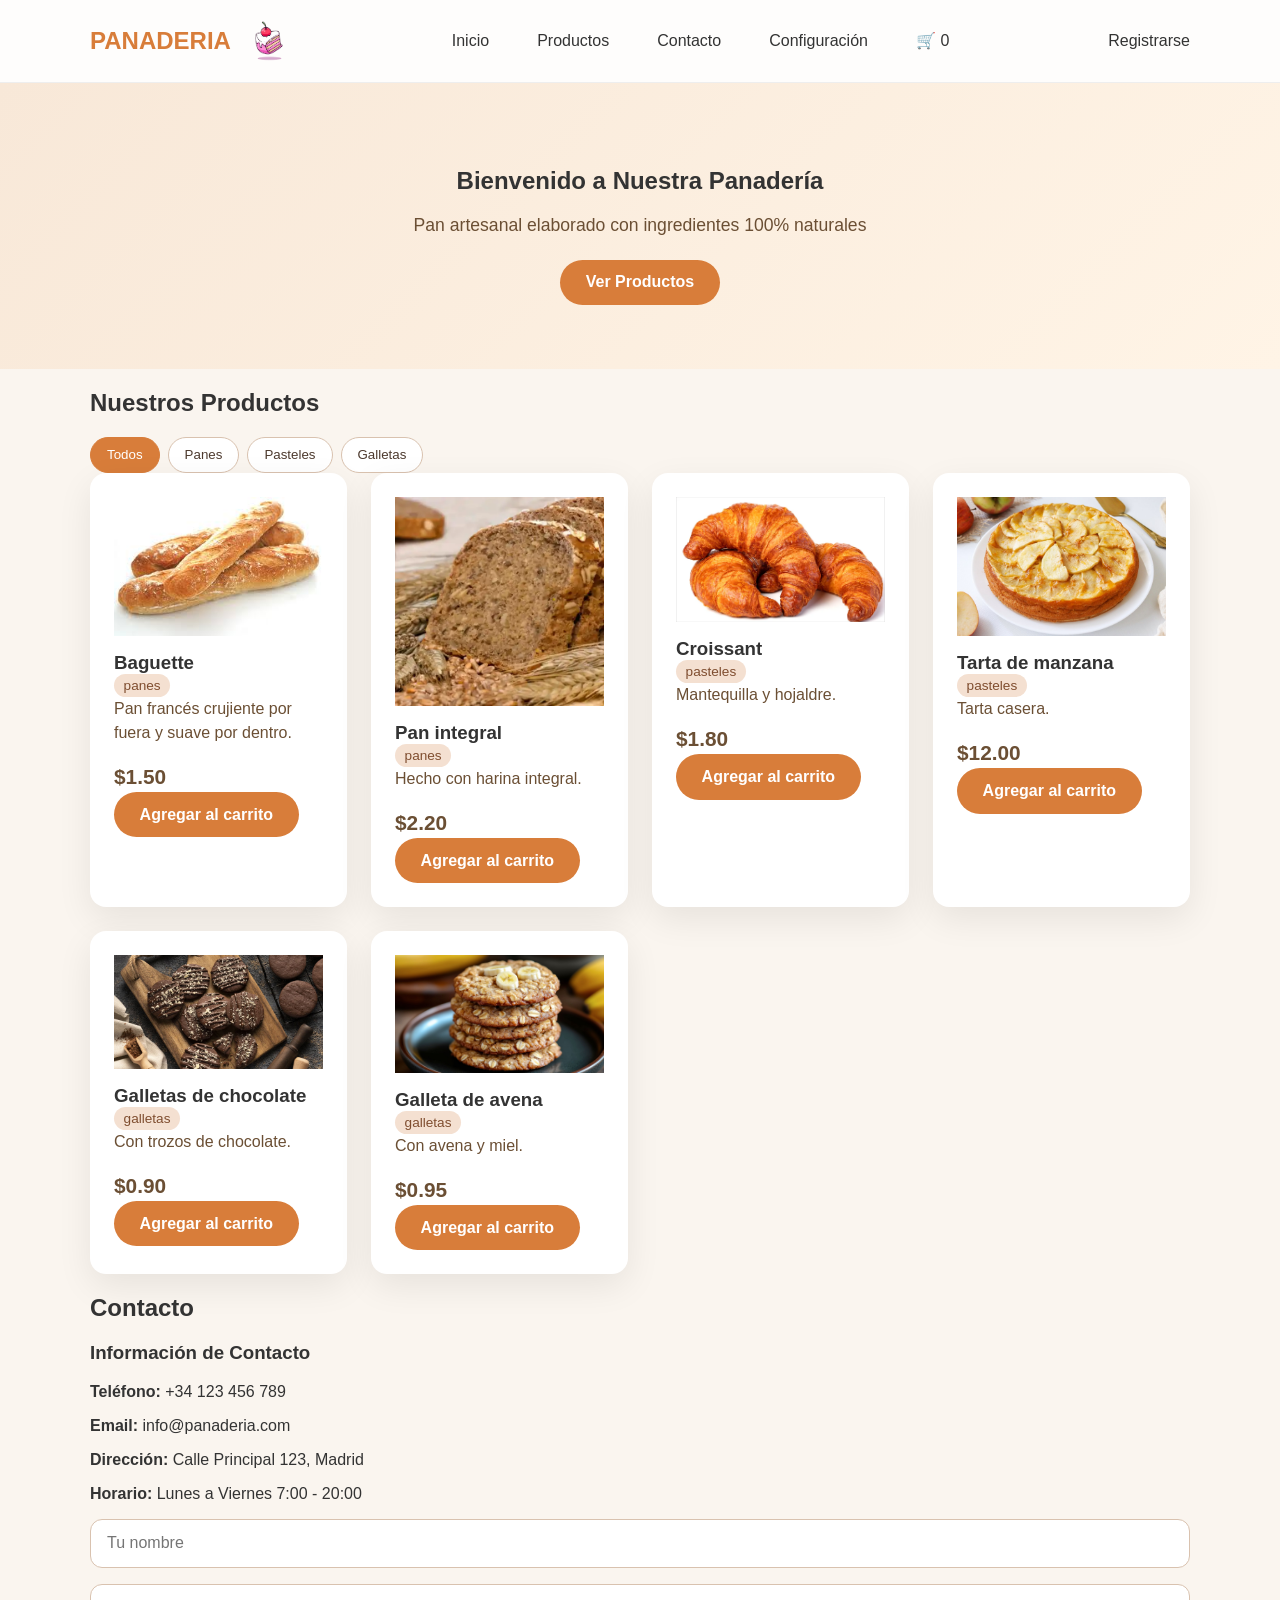
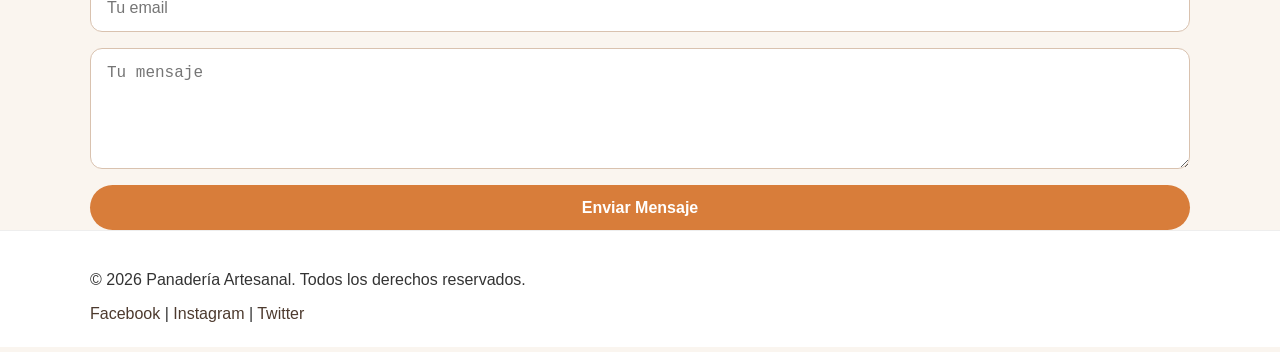
<file: index.html>
<!DOCTYPE html>
<html lang="es">
<head>
    <meta charset="UTF-8">
    <link rel="icon" type="image/png" href="logo.png">
    <meta name="viewport" content="width=device-width, initial-scale=1.0">
    <title>Panadería</title>
    <link rel="stylesheet" href="styles.css">
</head>
<body>

    <header class="header">
    <div class="container header-content">

        <div class="logo">
        <a href="index.html">
            <span class="logo-texto">PANADERIA</span>
            <img src="imagen/logo.png" alt="Logo de la panadería">
        </a>
        </div>

        <nav class="navbar">
            <ul>
                <li><a href="#inicio">Inicio</a></li>
                <li><a href="configura/productos.html">Productos</a></li>
                <li><a href="configura/contactos.html">Contacto</a></li>
                <li><a href="configura/cofi.html">Configuración</a></li>
                <li>
                    <a href="configura/carrito.html" class="carrito-btn">
                        🛒 <span id="contador-carrito">0</span>
                    </a>
                </li>
            </ul>
        </nav>

        <div class="registro-box">
            <a href="registro/registro.html" class="btn-registro">
                Registrarse
            </a>
        </div>

    </div>
</header>

    <section class="hero" id="inicio">
        <div class="container">
            <h2>Bienvenido a Nuestra Panadería</h2>
            <p>Pan artesanal elaborado con ingredientes 100% naturales</p>
            <button class="btn-primario"
                onclick="document.getElementById('productos').scrollIntoView({behavior: 'smooth'})">
                Ver Productos
            </button>
        </div>
    </section>

    <section class="productos" id="productos">
        <div class="container">
            <h2>Nuestros Productos</h2>

            <div class="filtros">
                <button class="filtro-btn activo" onclick="filtrarProductos('todos')">Todos</button>
                <button class="filtro-btn" onclick="filtrarProductos('panes')">Panes</button>
                <button class="filtro-btn" onclick="filtrarProductos('pasteles')">Pasteles</button>
                <button class="filtro-btn" onclick="filtrarProductos('galletas')">Galletas</button>
            </div>

            <div class="grid-productos" id="grid-productos"></div>
        </div>
    </section>

    <div id="modal-carrito" class="modal">
        <div class="modal-contenido">
            <span class="cerrar" onclick="cerrarCarrito()">&times;</span>
            <h2>Tu Carrito de Compras</h2>

            <div id="contenido-carrito"></div>

            <div class="total-carrito">
                <h3>Total: $<span id="total">0.00</span></h3>
                <button class="btn-primario" onclick="procesarPedido()">Procesar Pedido</button>
                <button class="btn-secundario" onclick="cerrarCarrito()">Seguir Comprando</button>
            </div>
        </div>
    </div>

    <section class="contacto" id="contacto">
        <div class="container">
            <h2>Contacto</h2>

            <div class="contacto-grid">
                <div class="contacto-info">
                    <h3>Información de Contacto</h3>
                    <p><strong>Teléfono:</strong> +34 123 456 789</p>
                    <p><strong>Email:</strong> info@panaderia.com</p>
                    <p><strong>Dirección:</strong> Calle Principal 123, Madrid</p>
                    <p><strong>Horario:</strong> Lunes a Viernes 7:00 - 20:00</p>
                </div>

                <form class="formulario-contacto" onsubmit="enviarContacto(event)">
                    <input type="text" id="nombre" placeholder="Tu nombre" required>
                    <input type="email" id="email" placeholder="Tu email" required>
                    <textarea id="mensaje" placeholder="Tu mensaje" rows="5" required></textarea>
                    <button type="submit" class="btn-primario">Enviar Mensaje</button>
                </form>
            </div>
        </div>
    </section>

    <footer class="footer">
        <div class="container">
            <p>&copy; 2026 Panadería Artesanal. Todos los derechos reservados.</p>

            <div class="redes-sociales">
                <a href="#">Facebook</a> | 
                <a href="#">Instagram</a> | 
                <a href="#">Twitter</a>
            </div>
        </div>
    </footer>

    <script src="javaScript.js"></script>
</body>
</html>
</file>
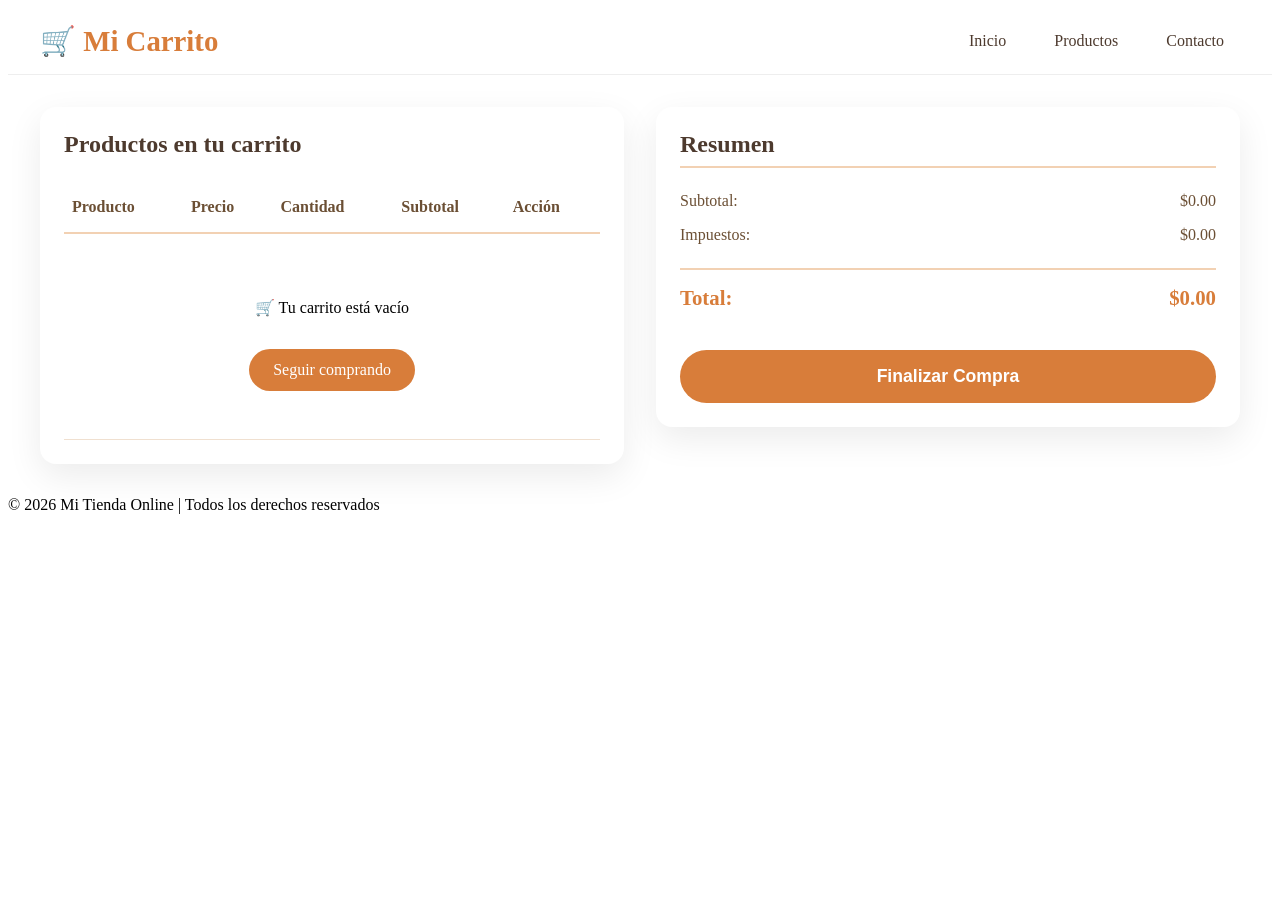
<file: configura/carrito.html>
<!DOCTYPE html>
<html lang="es">
<head>
    <meta charset="UTF-8">
    <meta name="viewport" content="width=device-width, initial-scale=1.0">
    <title>Carrito de Compras</title>
    <link rel="stylesheet" href="configura.css">

    <link href="https://fonts.googleapis.com/css2?family=Roboto&display=swap" rel="stylesheet">
</head>
<body>

    <!-- Header -->
    <header class="header">
        <h1>🛒 Mi Carrito</h1>
        <nav>
            <a href="../index.html">Inicio</a>
            <a href="productos.html">Productos</a>
            <a href="contactos.html">Contacto</a>
        </nav>
    </header>

    <main class="container">

        <section class="cart">
            <h2>Productos en tu carrito</h2>

            <table class="cart-table">
                <thead>
                    <tr>
                        <th>Producto</th>
                        <th>Precio</th>
                        <th>Cantidad</th>
                        <th>Subtotal</th>
                        <th>Acción</th>
                    </tr>
                </thead>
                <tbody id="cart-items">
                    <tr>
                        <td>Ejemplo Producto</td>
                        <td>$10.00</td>
                        <td>
                            <input type="number" value="1" min="1">
                        </td>
                        <td>$10.00</td>
                        <td>
                            <button class="btn-delete">Eliminar</button>
                        </td>
                    </tr>
                </tbody>
            </table>
        </section>

        <aside class="summary">
            <h2>Resumen</h2>
            <p>Subtotal: <span id="subtotal">$10.00</span></p>
            <p>Impuestos: <span id="tax">$1.80</span></p>
            <h3>Total: <span id="total">$11.80</span></h3>

            <button class="btn-checkout">Finalizar Compra</button>
        </aside>

    </main>

    <footer class="footer">
        <p>&copy; 2026 Mi Tienda Online | Todos los derechos reservados</p>
    </footer>

    <script src="conf.js"></script>
</body>
</html>
</file>
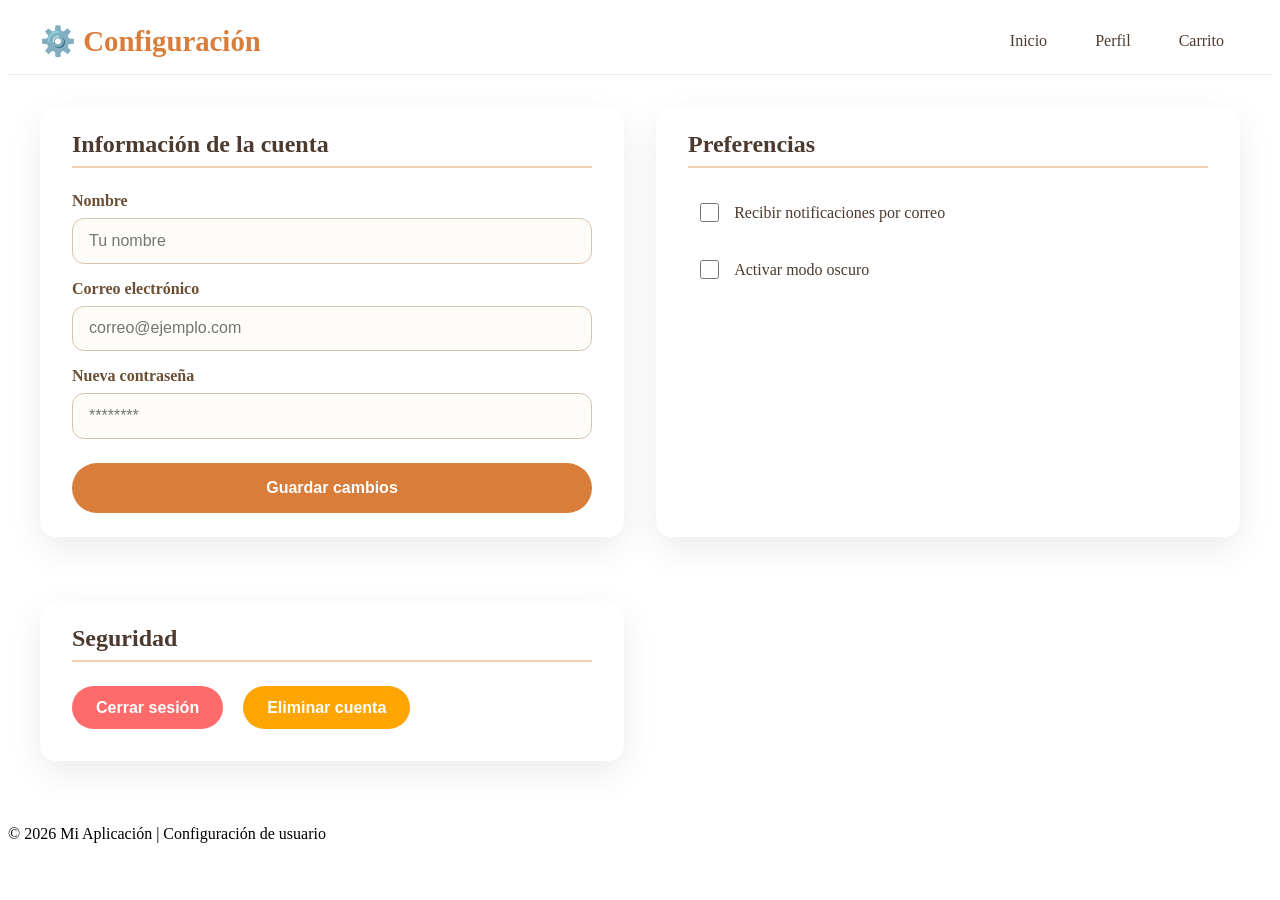
<file: configura/cofi.html>
<!DOCTYPE html>
<html lang="es">
<head>
    <meta charset="UTF-8">
    <meta name="viewport" content="width=device-width, initial-scale=1.0">
    <title>Configuración</title>
    <link rel="stylesheet" href="configura.css">

    <link href="https://fonts.googleapis.com/css2?family=Roboto&display=swap" rel="stylesheet">
</head>
<body>

    <header class="header">
        <h1>⚙️ Configuración</h1>
        <nav>
            <a href="../index.html">Inicio</a>
            <a href="perfil.html">Perfil</a>
            <a href="carrito.html">Carrito</a>
        </nav>
    </header>

    <main class="container">

        <section class="settings-section">
            <h2>Información de la cuenta</h2>

            <form id="account-form">
                <label for="name">Nombre</label>
                <input type="text" id="name" placeholder="Tu nombre">

                <label for="email">Correo electrónico</label>
                <input type="email" id="email" placeholder="correo@ejemplo.com">

                <label for="password">Nueva contraseña</label>
                <input type="password" id="password" placeholder="********">

                <button type="submit" class="btn-primary">Guardar cambios</button>
            </form>
        </section>

    
        <section class="settings-section">
            <h2>Preferencias</h2>

            <div class="option">
                <label>
                    <input type="checkbox" id="notifications">
                    Recibir notificaciones por correo
                </label>
            </div>

            <div class="option">
                <label>
                    <input type="checkbox" id="dark-mode">
                    Activar modo oscuro
                </label>
            </div>
        </section>

        <section class="settings-section">
            <h2>Seguridad</h2>

            <button class="btn-danger">Cerrar sesión</button>
            <button class="btn-warning">Eliminar cuenta</button>
        </section>

    </main>

    <footer class="footer">
        <p>&copy; 2026 Mi Aplicación | Configuración de usuario</p>
    </footer>

    <script src="conf.js"></script>
</body>
</html>
</file>
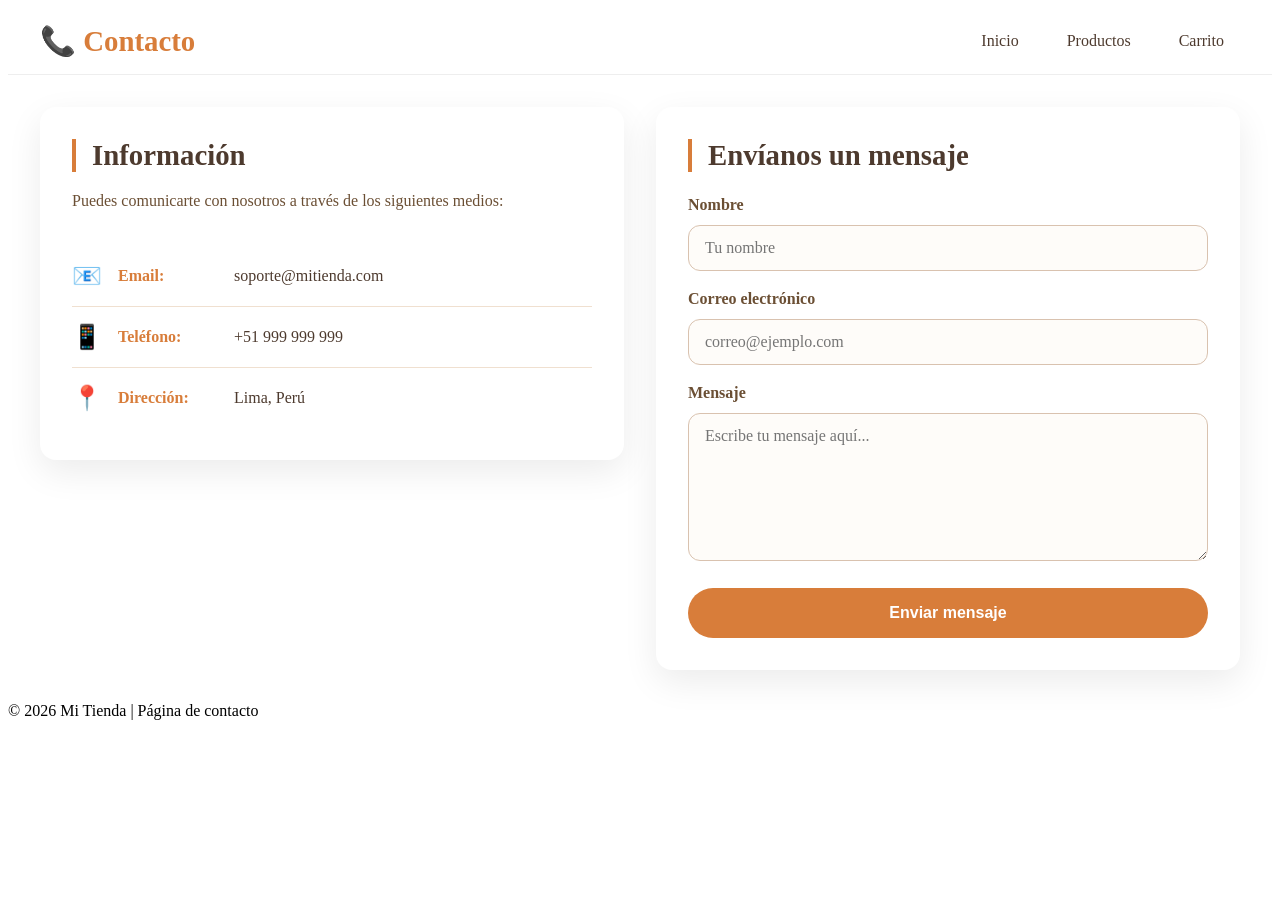
<file: configura/contactos.html>
<!DOCTYPE html>
<html lang="es">
<head>
    <meta charset="UTF-8">
    <meta name="viewport" content="width=device-width, initial-scale=1.0">
    <title>Contacto</title>
    <link rel="stylesheet" href="configura.css">

    <link href="https://fonts.googleapis.com/css2?family=Roboto&display=swap" rel="stylesheet">
</head>
<body>

    <header class="header">
        <h1>📞 Contacto</h1>
        <nav>
            <a href="../index.html">Inicio</a>
            <a href="productos.html">Productos</a>
            <a href="carrito.html">Carrito</a>
        </nav>
    </header>

    <main class="container">

        <section class="contact-info">
            <h2>Información</h2>
            <p>Puedes comunicarte con nosotros a través de los siguientes medios:</p>

            <ul>
                <li><strong>Email:</strong> soporte@mitienda.com</li>
                <li><strong>Teléfono:</strong> +51 999 999 999</li>
                <li><strong>Dirección:</strong> Lima, Perú</li>
            </ul>
        </section>

        <section class="contact-form">
            <h2>Envíanos un mensaje</h2>

            <form id="form-contacto">
                <label for="nombre">Nombre</label>
                <input type="text" id="nombre" placeholder="Tu nombre" required>

                <label for="email">Correo electrónico</label>
                <input type="email" id="email" placeholder="correo@ejemplo.com" required>

                <label for="mensaje">Mensaje</label>
                <textarea id="mensaje" rows="5" placeholder="Escribe tu mensaje aquí..." required></textarea>

                <button type="submit" class="btn-primary">Enviar mensaje</button>
            </form>
        </section>

    </main>

    <footer class="footer">
        <p>&copy; 2026 Mi Tienda | Página de contacto</p>
    </footer>

    <script src="conf.js"></script>
</body>
</html>
</file>
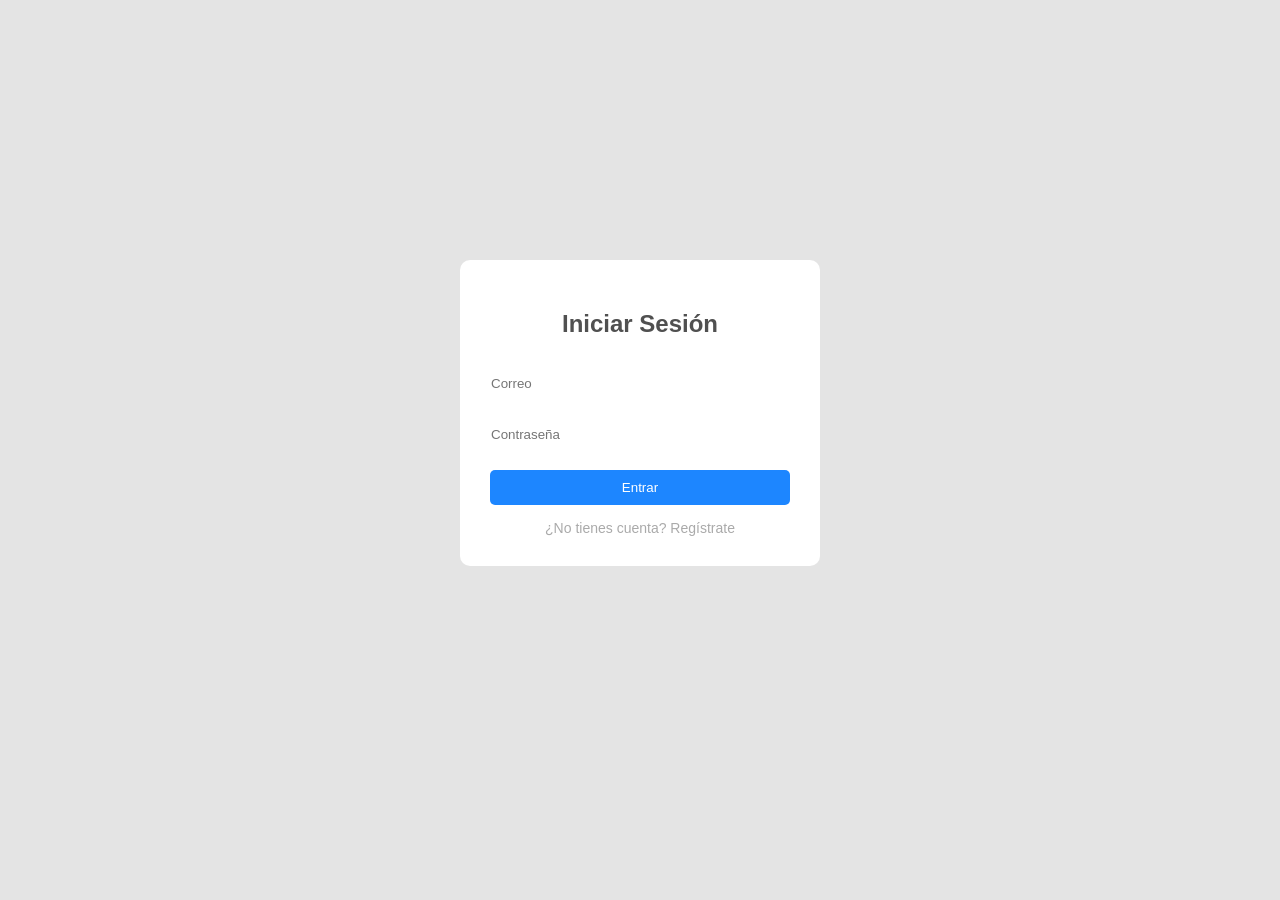
<file: registro/registro.html>
<!DOCTYPE html>
<html lang="en">
<head>
    <meta charset="UTF-8">
    <meta name="viewport" content="width=device-width, initial-scale=1.0">
    <title>Document</title>
    <link rel="stylesheet" href="register.css">
</head>
<body>

<div class="container">
  <h2 id="titulo">Iniciar Sesión</h2>

  <input type="email" placeholder="Correo" id="email">
  <input type="password" placeholder="Contraseña" id="password">

  <div id="extra" style="display:none;">
    <input type="text" placeholder="Nombre">
  </div>

  <button onclick="accion()">Entrar</button>

  <div class="toggle" onclick="cambiarModo()">
    ¿No tienes cuenta? Regístrate
  </div>
</div>

<script src="jas.js"></script>

</body>
</html>
</file>
<file: styles.css>
* {
    box-sizing: border-box;
}

body {
    margin: 0;
    font-family: 'Segoe UI', Tahoma, Geneva, Verdana, sans-serif;
    background: #faf5ef;
    color: #333;
}

a {
    color: inherit;
    text-decoration: none;
}

button {
    cursor: pointer;
    border: none;
}

.container {
    width: min(1100px, 90%);
    margin: 0 auto;
}

.header {
    background: #ffffffcc;
    position: sticky;
    top: 0;
    z-index: 10;
    border-bottom: 1px solid #eee;
}

.header-content {
    display: flex;
    align-items: center;
    justify-content: space-between;
    padding: 1rem 0;
}


.logo a {
    display: flex;
    align-items: center;
    gap: 0.75rem;  
    font-size: 1.5rem;
    font-weight: 700;
}

.logo-texto {
    color: #d87d3a;  
    order: 1; 
}

.logo img {
    display: block;
    max-height: 50px;
    width: auto;
    order: 2;  
}

.logo img:hover {
    transform: scale(1.02);
}

.navbar ul {
    list-style: none;
    display: flex;
    gap: 1rem;
    align-items: center;
    margin: 0;
    padding: 0;
}

.navbar a,
.carrito-btn {
    color: #333;
    padding: 0.65rem 1rem;
    border-radius: 999px;
    transition: background 0.2s ease;
}

.navbar a:hover,
.carrito-btn:hover {
    background: #f2d1b3;
}

.hero {
    background: linear-gradient(135deg, #f8e8d8 0%, #fff4e6 100%);
    padding: 4rem 0;
    text-align: center;
}

.hero h1 {
    margin: 0 0 1rem;
    font-size: clamp(2.25rem, 4vw, 3.5rem);
}

.hero p {
    margin: 0 0 1.5rem;
    font-size: 1.1rem;
    color: #6b4f34;
}

.btn-primario,
.btn-secundario {
    display: inline-flex;
    align-items: center;
    justify-content: center;
    border-radius: 999px;
    padding: 0.85rem 1.6rem;
    font-size: 1rem;
    font-weight: 600;
}

.btn-primario {
    background: #d87d3a;
    color: #fff;
}

.btn-secundario {
    background: #f3f1ee;
    color: #4d3a2e;
    border: 1px solid #d9c2af;
}

.section-header {
    display: flex;
    align-items: center;
    justify-content: space-between;
    gap: 1rem;
    flex-wrap: wrap;
    margin-bottom: 2rem;
}

.section-header h2 {
    margin: 0;
    font-size: 2rem;
}

.filtros {
    display: flex;
    flex-wrap: wrap;
    gap: 0.5rem;
}

.filtro-btn {
    background: #fff;
    color: #4d3a2e;
    border: 1px solid #d9c2af;
    border-radius: 999px;
    padding: 0.6rem 1rem;
}

.filtro-btn.activo,
.filtro-btn:hover {
    background: #d87d3a;
    color: #fff;
    border-color: #d87d3a;
}

.grid-productos {
    display: grid;
    grid-template-columns: repeat(auto-fit, minmax(240px, 1fr));
    gap: 1.5rem;
}

.producto-card {
    background: #fff;
    border-radius: 1rem;
    padding: 1.5rem;
    box-shadow: 0 12px 35px rgba(0,0,0,0.08);
    display: flex;
    flex-direction: column;
    gap: 1rem;
}

.producto-card h3 {
    margin: 0;
}

.producto-card p {
    margin: 0;
    color: #6b4f34;
    line-height: 1.5;
}

.producto-categoria {
    display: inline-block;
    background: #f4e0d1;
    color: #7f4d2f;
    border-radius: 999px;
    padding: 0.25rem 0.6rem;
    font-size: 0.85rem;
}

.producto-precio {
    font-size: 1.3rem;
    font-weight: 700;
    color: #d87d3a;
}

.producto-card button {
    margin-top: auto;
}

.modal {
    display: none;
    position: fixed;
    inset: 0;
    background: rgba(0, 0, 0, 0.55);
    justify-content: center;
    align-items: center;
    padding: 1rem;
}

.modal.activo {
    display: flex;
}

.modal-contenido {
    width: min(620px, 100%);
    background: #fff;
    border-radius: 1rem;
    padding: 2rem;
    position: relative;
}

.cerrar {
    position: absolute;
    right: 1rem;
    top: 1rem;
    font-size: 1.5rem;
    cursor: pointer;
    color: #4d3a2e;
}

.total-carrito {
    margin-top: 1.5rem;
    display: flex;
    align-items: center;
    justify-content: space-between;
    gap: 1rem;
    flex-wrap: wrap;
}

.contacto-section {
    display: grid;
    grid-template-columns: 1fr 1fr;
    gap: 2rem;
    align-items: start;
    padding: 4rem 0;
}

.contacto-texto h2,
.contacto-texto p {
    margin: 0 0 1rem;
}

.formulario-contacto {
    display: grid;
    gap: 1rem;
}

.formulario-contacto input,
.formulario-contacto textarea {
    width: 100%;
    border: 1px solid #d9c2af;
    border-radius: 0.75rem;
    padding: 0.9rem 1rem;
    font-size: 1rem;
}

.formulario-contacto button {
    align-self: start;
}

.footer {
    background: #fff;
    padding: 1.5rem 0;
    border-top: 1px solid #eee;
}

.footer-content {
    display: flex;
    align-items: center;
    justify-content: space-between;
    gap: 1rem;
    flex-wrap: wrap;
}

.footer a {
    color: #4d3a2e;
}

@media (max-width: 768px) {
    .header-content,
    .footer-content,
    .section-header,
    .contacto-section {
        flex-direction: column;
        align-items: stretch;
    }

    .navbar ul {
        flex-wrap: wrap;
        justify-content: center;
    }
}
</file>
<file: configura/configura.css>
/* ========== ESTILOS PARA CARRITO.HTML ========== */

/* Header específico para carrito */
.header {
    background: #ffffffcc;
    backdrop-filter: blur(10px);
    padding: 1rem 2rem;
    display: flex;
    align-items: center;
    justify-content: space-between;
    flex-wrap: wrap;
    gap: 1rem;
    position: sticky;
    top: 0;
    z-index: 10;
    border-bottom: 1px solid #eee;
}

.header h1 {
    margin: 0;
    font-size: 1.8rem;
    color: #d87d3a;
    display: flex;
    align-items: center;
    gap: 0.5rem;
}

.header nav {
    display: flex;
    gap: 1rem;
}

.header nav a {
    color: #4d3a2e;
    text-decoration: none;
    padding: 0.5rem 1rem;
    border-radius: 999px;
    transition: background 0.2s ease;
}

.header nav a:hover {
    background: #f2d1b3;
}

/* Layout principal */
.container {
    width: min(1200px, 95%);
    margin: 2rem auto;
    display: grid;
    grid-template-columns: 1fr 350px;
    gap: 2rem;
}

/* Tabla de productos */
.cart {
    background: #fff;
    border-radius: 1rem;
    padding: 1.5rem;
    box-shadow: 0 12px 35px rgba(0,0,0,0.08);
}

.cart h2 {
    margin: 0 0 1.5rem 0;
    color: #4d3a2e;
    font-size: 1.5rem;
}

.cart-table {
    width: 100%;
    border-collapse: collapse;
}

.cart-table th {
    text-align: left;
    padding: 1rem 0.5rem;
    border-bottom: 2px solid #f2d1b3;
    color: #6b4f34;
    font-weight: 600;
}

.cart-table td {
    padding: 1rem 0.5rem;
    border-bottom: 1px solid #f0e0d0;
    vertical-align: middle;
}

.cart-table input[type="number"] {
    width: 70px;
    padding: 0.4rem;
    border: 1px solid #d9c2af;
    border-radius: 0.5rem;
    text-align: center;
    font-size: 0.9rem;
}

.btn-delete {
    background: #ff6b6b;
    color: white;
    border: none;
    padding: 0.5rem 1rem;
    border-radius: 999px;
    cursor: pointer;
    transition: background 0.2s ease;
}

.btn-delete:hover {
    background: #ff4757;
}

/* Resumen de compra */
.summary {
    background: #fff;
    border-radius: 1rem;
    padding: 1.5rem;
    box-shadow: 0 12px 35px rgba(0,0,0,0.08);
    height: fit-content;
    position: sticky;
    top: 90px;
}

.summary h2 {
    margin: 0 0 1.5rem 0;
    color: #4d3a2e;
    font-size: 1.5rem;
    border-bottom: 2px solid #f2d1b3;
    padding-bottom: 0.5rem;
}

.summary p {
    display: flex;
    justify-content: space-between;
    margin: 1rem 0;
    color: #6b4f34;
    font-size: 1rem;
}

.summary h3 {
    display: flex;
    justify-content: space-between;
    margin: 1.5rem 0;
    color: #d87d3a;
    font-size: 1.3rem;
    border-top: 2px solid #f2d1b3;
    padding-top: 1rem;
}

.btn-checkout {
    width: 100%;
    background: #d87d3a;
    color: white;
    border: none;
    padding: 1rem;
    border-radius: 999px;
    font-size: 1.1rem;
    font-weight: 600;
    cursor: pointer;
    transition: all 0.2s ease;
    margin-top: 1rem;
}

.btn-checkout:hover {
    background: #c06d2e;
    transform: translateY(-2px);
    box-shadow: 0 5px 15px rgba(216, 125, 58, 0.3);
}

/* Carrito vacío */
.cart-empty {
    text-align: center;
    padding: 3rem;
    color: #6b4f34;
}

.cart-empty p {
    font-size: 1.2rem;
    margin-bottom: 1.5rem;
}

.btn-seguir-comprando {
    display: inline-block;
    background: #d87d3a;
    color: white;
    padding: 0.75rem 1.5rem;
    border-radius: 999px;
    text-decoration: none;
    transition: background 0.2s ease;
}

.btn-seguir-comprando:hover {
    background: #c06d2e;
}

/* Responsive */
@media (max-width: 768px) {
    .container {
        grid-template-columns: 1fr;
        gap: 1.5rem;
    }
    
    .summary {
        position: static;
    }
    
    .cart-table {
        font-size: 0.85rem;
    }
    
    .cart-table th,
    .cart-table td {
        padding: 0.75rem 0.25rem;
    }
    
    .btn-delete {
        padding: 0.3rem 0.6rem;
        font-size: 0.8rem;
    }
    
    .header {
        flex-direction: column;
        text-align: center;
    }
}

@media (max-width: 600px) {
    .cart-table {
        display: block;
        overflow-x: auto;
    }
    
    .cart-table input[type="number"] {
        width: 50px;
    }
}

/* ========== ESTILOS PARA CONFIGURACION.HTML ========== */

/* Header específico */
.header {
    background: #ffffffcc;
    backdrop-filter: blur(10px);
    padding: 1rem 2rem;
    display: flex;
    align-items: center;
    justify-content: space-between;
    flex-wrap: wrap;
    gap: 1rem;
    position: sticky;
    top: 0;
    z-index: 10;
    border-bottom: 1px solid #eee;
}

.header h1 {
    margin: 0;
    font-size: 1.8rem;
    color: #d87d3a;
    display: flex;
    align-items: center;
    gap: 0.5rem;
}

.header nav {
    display: flex;
    gap: 1rem;
}

.header nav a {
    color: #4d3a2e;
    text-decoration: none;
    padding: 0.5rem 1rem;
    border-radius: 999px;
    transition: background 0.2s ease;
}

.header nav a:hover {
    background: #f2d1b3;
}

/* Layout principal */
.container {
    width: min(900px, 95%);
    margin: 2rem auto;
}

/* Secciones de configuración */
.settings-section {
    background: #fff;
    border-radius: 1rem;
    padding: 1.5rem 2rem;
    margin-bottom: 2rem;
    box-shadow: 0 12px 35px rgba(0,0,0,0.08);
}

.settings-section h2 {
    margin: 0 0 1.5rem 0;
    color: #4d3a2e;
    font-size: 1.5rem;
    border-bottom: 2px solid #f2d1b3;
    padding-bottom: 0.5rem;
}

/* Formulario */
#account-form {
    display: flex;
    flex-direction: column;
    gap: 1rem;
}

#account-form label {
    color: #6b4f34;
    font-weight: 600;
    margin-bottom: -0.5rem;
}

#account-form input {
    padding: 0.8rem 1rem;
    border: 1px solid #d9c2af;
    border-radius: 0.75rem;
    font-size: 1rem;
    transition: all 0.2s ease;
    background: #fefcf9;
}

#account-form input:focus {
    outline: none;
    border-color: #d87d3a;
    box-shadow: 0 0 0 3px rgba(216, 125, 58, 0.1);
}

/* Botones principales */
.btn-primary {
    background: #d87d3a;
    color: white;
    border: none;
    padding: 0.9rem 1.5rem;
    border-radius: 999px;
    font-size: 1rem;
    font-weight: 600;
    cursor: pointer;
    transition: all 0.2s ease;
    margin-top: 1rem;
}

.btn-primary:hover {
    background: #c06d2e;
    transform: translateY(-2px);
    box-shadow: 0 5px 15px rgba(216, 125, 58, 0.3);
}

/* Opciones (checkboxes) */
.option {
    margin: 1rem 0;
    padding: 0.5rem;
    border-radius: 0.5rem;
    transition: background 0.2s ease;
}

.option:hover {
    background: #fef8f2;
}

.option label {
    display: flex;
    align-items: center;
    gap: 0.75rem;
    cursor: pointer;
    color: #4d3a2e;
    font-size: 1rem;
}

.option input[type="checkbox"] {
    width: 1.2rem;
    height: 1.2rem;
    cursor: pointer;
    accent-color: #d87d3a;
}

/* Botones de seguridad */
.btn-danger,
.btn-warning {
    padding: 0.8rem 1.5rem;
    border: none;
    border-radius: 999px;
    font-size: 1rem;
    font-weight: 600;
    cursor: pointer;
    transition: all 0.2s ease;
    margin-right: 1rem;
    margin-bottom: 0.5rem;
}

.btn-danger {
    background: #ff6b6b;
    color: white;
}

.btn-danger:hover {
    background: #ff4757;
    transform: translateY(-2px);
}

.btn-warning {
    background: #ffa502;
    color: white;
}

.btn-warning:hover {
    background: #e67e22;
    transform: translateY(-2px);
}

/* Mensajes de alerta */
.alert {
    padding: 1rem;
    border-radius: 0.75rem;
    margin-bottom: 1rem;
    display: none;
}

.alert.success {
    background: #d4edda;
    color: #155724;
    border: 1px solid #c3e6cb;
    display: block;
}

.alert.error {
    background: #f8d7da;
    color: #721c24;
    border: 1px solid #f5c6cb;
    display: block;
}

/* Modo oscuro (si activas la opción) */
body.dark-mode {
    background: #1a1a1a;
    color: #f0f0f0;
}

body.dark-mode .settings-section {
    background: #2d2d2d;
}

body.dark-mode .settings-section h2 {
    color: #f2d1b3;
}

body.dark-mode #account-form input {
    background: #3d3d3d;
    color: #f0f0f0;
    border-color: #555;
}

body.dark-mode .option label {
    color: #f0f0f0;
}

body.dark-mode .option:hover {
    background: #3d3d3d;
}

body.dark-mode .footer {
    background: #2d2d2d;
    border-top-color: #444;
}

body.dark-mode .header {
    background: #2d2d2dcc;
    border-bottom-color: #444;
}

body.dark-mode .header nav a {
    color: #f0f0f0;
}

/* Responsive */
@media (max-width: 768px) {
    .header {
        flex-direction: column;
        text-align: center;
    }
    
    .header nav {
        flex-wrap: wrap;
        justify-content: center;
    }
    
    .settings-section {
        padding: 1.2rem;
    }
    
    .settings-section h2 {
        font-size: 1.3rem;
    }
    
    .btn-danger,
    .btn-warning {
        width: 100%;
        margin-right: 0;
        margin-bottom: 0.8rem;
    }
}

/* ========== ESTILOS PARA CONTACTO.HTML ========== */

/* Header específico */
.header {
    background: #ffffffcc;
    backdrop-filter: blur(10px);
    padding: 1rem 2rem;
    display: flex;
    align-items: center;
    justify-content: space-between;
    flex-wrap: wrap;
    gap: 1rem;
    position: sticky;
    top: 0;
    z-index: 10;
    border-bottom: 1px solid #eee;
}

.header h1 {
    margin: 0;
    font-size: 1.8rem;
    color: #d87d3a;
    display: flex;
    align-items: center;
    gap: 0.5rem;
}

.header nav {
    display: flex;
    gap: 1rem;
}

.header nav a {
    color: #4d3a2e;
    text-decoration: none;
    padding: 0.5rem 1rem;
    border-radius: 999px;
    transition: background 0.2s ease;
}

.header nav a:hover {
    background: #f2d1b3;
}

/* Layout principal */
.container {
    width: min(1200px, 95%);
    margin: 2rem auto;
    display: grid;
    grid-template-columns: 1fr 1fr;
    gap: 2rem;
}

/* Sección de información de contacto */
.contact-info {
    background: #fff;
    border-radius: 1rem;
    padding: 2rem;
    box-shadow: 0 12px 35px rgba(0,0,0,0.08);
    height: fit-content;
}

.contact-info h2 {
    margin: 0 0 1rem 0;
    color: #4d3a2e;
    font-size: 1.8rem;
    border-left: 4px solid #d87d3a;
    padding-left: 1rem;
}

.contact-info > p {
    color: #6b4f34;
    margin-bottom: 2rem;
    line-height: 1.6;
}

.contact-info ul {
    list-style: none;
    padding: 0;
    margin: 0;
}

.contact-info li {
    padding: 1rem 0;
    border-bottom: 1px solid #f0e0d0;
    display: flex;
    align-items: center;
    gap: 1rem;
    color: #4d3a2e;
}

.contact-info li:last-child {
    border-bottom: none;
}

.contact-info li strong {
    color: #d87d3a;
    min-width: 100px;
}

/* Iconos para contacto (opcional) */
.contact-info li::before {
    font-size: 1.5rem;
}

.contact-info li:nth-child(1)::before {
    content: "📧";
}

.contact-info li:nth-child(2)::before {
    content: "📱";
}

.contact-info li:nth-child(3)::before {
    content: "📍";
}

/* Mapa (opcional) */
.contact-map {
    margin-top: 2rem;
    border-radius: 1rem;
    overflow: hidden;
    box-shadow: 0 4px 15px rgba(0,0,0,0.1);
}

.contact-map iframe {
    width: 100%;
    height: 250px;
    border: none;
}

/* Formulario de contacto */
.contact-form {
    background: #fff;
    border-radius: 1rem;
    padding: 2rem;
    box-shadow: 0 12px 35px rgba(0,0,0,0.08);
}

.contact-form h2 {
    margin: 0 0 1.5rem 0;
    color: #4d3a2e;
    font-size: 1.8rem;
    border-left: 4px solid #d87d3a;
    padding-left: 1rem;
}

#form-contacto {
    display: flex;
    flex-direction: column;
    gap: 1.2rem;
}

#form-contacto label {
    color: #6b4f34;
    font-weight: 600;
    margin-bottom: -0.5rem;
}

#form-contacto input,
#form-contacto textarea {
    padding: 0.8rem 1rem;
    border: 1px solid #d9c2af;
    border-radius: 0.75rem;
    font-size: 1rem;
    font-family: inherit;
    transition: all 0.2s ease;
    background: #fefcf9;
}

#form-contacto input:focus,
#form-contacto textarea:focus {
    outline: none;
    border-color: #d87d3a;
    box-shadow: 0 0 0 3px rgba(216, 125, 58, 0.1);
}

#form-contacto textarea {
    resize: vertical;
    min-height: 120px;
}

/* Botón de envío */
.btn-primary {
    background: #d87d3a;
    color: white;
    border: none;
    padding: 1rem 1.5rem;
    border-radius: 999px;
    font-size: 1rem;
    font-weight: 600;
    cursor: pointer;
    transition: all 0.2s ease;
    margin-top: 0.5rem;
}

.btn-primary:hover {
    background: #c06d2e;
    transform: translateY(-2px);
    box-shadow: 0 5px 15px rgba(216, 125, 58, 0.3);
}

/* Redes sociales */
.social-links {
    margin-top: 2rem;
    padding-top: 1.5rem;
    border-top: 1px solid #f0e0d0;
}

.social-links h3 {
    color: #4d3a2e;
    font-size: 1.2rem;
    margin-bottom: 1rem;
}

.social-icons {
    display: flex;
    gap: 1rem;
}

.social-icon {
    display: inline-flex;
    align-items: center;
    justify-content: center;
    width: 45px;
    height: 45px;
    background: #f8f0e8;
    border-radius: 50%;
    text-decoration: none;
    font-size: 1.5rem;
    transition: all 0.2s ease;
}

.social-icon:hover {
    background: #d87d3a;
    transform: translateY(-3px);
}

.social-icon:hover {
    filter: brightness(1);
}

/* Alertas */
.alert {
    padding: 1rem;
    border-radius: 0.75rem;
    margin-bottom: 1rem;
    display: none;
    animation: slideDown 0.3s ease;
}

@keyframes slideDown {
    from {
        opacity: 0;
        transform: translateY(-10px);
    }
    to {
        opacity: 1;
        transform: translateY(0);
    }
}

.alert.success {
    background: #d4edda;
    color: #155724;
    border: 1px solid #c3e6cb;
    display: block;
}

.alert.error {
    background: #f8d7da;
    color: #721c24;
    border: 1px solid #f5c6cb;
    display: block;
}

/* Responsive */
@media (max-width: 768px) {
    .container {
        grid-template-columns: 1fr;
        gap: 1.5rem;
    }
    
    .header {
        flex-direction: column;
        text-align: center;
    }
    
    .header nav {
        flex-wrap: wrap;
        justify-content: center;
    }
    
    .contact-info li {
        flex-direction: column;
        align-items: flex-start;
        gap: 0.5rem;
    }
    
    .contact-info li strong {
        min-width: auto;
    }
    
    .social-icons {
        justify-content: center;
    }
}

@media (max-width: 480px) {
    .contact-info,
    .contact-form {
        padding: 1.5rem;
    }
    
    .contact-info h2,
    .contact-form h2 {
        font-size: 1.5rem;
    }
}

/* ========== ESTILOS PARA PRODUCTOS.HTML ========== */

/* Header específico */
.header {
    background: #ffffffcc;
    backdrop-filter: blur(10px);
    padding: 1rem 2rem;
    display: flex;
    align-items: center;
    justify-content: space-between;
    flex-wrap: wrap;
    gap: 1rem;
    position: sticky;
    top: 0;
    z-index: 10;
    border-bottom: 1px solid #eee;
}

.header h1 {
    margin: 0;
    font-size: 1.8rem;
    color: #d87d3a;
    display: flex;
    align-items: center;
    gap: 0.5rem;
}

.header nav {
    display: flex;
    gap: 1rem;
}

.header nav a {
    color: #4d3a2e;
    text-decoration: none;
    padding: 0.5rem 1rem;
    border-radius: 999px;
    transition: background 0.2s ease;
}

.header nav a:hover {
    background: #f2d1b3;
}

/* Layout principal */
.container {
    width: min(1200px, 95%);
    margin: 2rem auto;
}

/* Sección de filtros */
.filters {
    background: #fff;
    border-radius: 1rem;
    padding: 1.5rem;
    margin-bottom: 2rem;
    box-shadow: 0 12px 35px rgba(0,0,0,0.08);
    display: flex;
    flex-wrap: wrap;
    align-items: center;
    gap: 1.5rem;
}

.filters h2 {
    margin: 0;
    color: #4d3a2e;
    font-size: 1.3rem;
    display: flex;
    align-items: center;
    gap: 0.5rem;
}

.filters h2::before {
    content: "🔍";
    font-size: 1.2rem;
}

#search {
    flex: 1;
    min-width: 200px;
    padding: 0.8rem 1rem;
    border: 1px solid #d9c2af;
    border-radius: 999px;
    font-size: 1rem;
    transition: all 0.2s ease;
    background: #fefcf9;
}

#search:focus {
    outline: none;
    border-color: #d87d3a;
    box-shadow: 0 0 0 3px rgba(216, 125, 58, 0.1);
}

#category {
    padding: 0.8rem 1.5rem;
    border: 1px solid #d9c2af;
    border-radius: 999px;
    font-size: 1rem;
    background: #fefcf9;
    cursor: pointer;
    transition: all 0.2s ease;
}

#category:focus {
    outline: none;
    border-color: #d87d3a;
}

/* Grid de productos */
.product-grid {
    display: grid;
    grid-template-columns: repeat(auto-fill, minmax(280px, 1fr));
    gap: 2rem;
    margin: 2rem 0;
}

/* Tarjeta de producto */
.product-card {
    background: #fff;
    border-radius: 1rem;
    overflow: hidden;
    box-shadow: 0 12px 35px rgba(0,0,0,0.08);
    transition: all 0.3s ease;
    display: flex;
    flex-direction: column;
    position: relative;
}

.product-card:hover {
    transform: translateY(-5px);
    box-shadow: 0 20px 40px rgba(0,0,0,0.15);
}

.product-card img {
    width: 100%;
    height: 200px;
    object-fit: cover;
    transition: transform 0.3s ease;
}

.product-card:hover img {
    transform: scale(1.05);
}

.product-card h3 {
    margin: 1rem 1rem 0.5rem;
    color: #4d3a2e;
    font-size: 1.2rem;
    font-weight: 600;
}

.product-card .price {
    margin: 0 1rem;
    font-size: 1.5rem;
    font-weight: 700;
    color: #d87d3a;
}

.product-card .category {
    margin: 0.5rem 1rem;
    padding: 0.25rem 0.75rem;
    background: #f4e0d1;
    color: #7f4d2f;
    border-radius: 999px;
    display: inline-block;
    font-size: 0.8rem;
    width: fit-content;
}

.product-card .description {
    margin: 0.5rem 1rem;
    color: #6b4f34;
    font-size: 0.9rem;
    line-height: 1.4;
}

.btn-add {
    margin: 1rem;
    background: #d87d3a;
    color: white;
    border: none;
    padding: 0.8rem;
    border-radius: 999px;
    font-size: 1rem;
    font-weight: 600;
    cursor: pointer;
    transition: all 0.2s ease;
}

.btn-add:hover {
    background: #c06d2e;
    transform: translateY(-2px);
    box-shadow: 0 5px 15px rgba(216, 125, 58, 0.3);
}

.btn-add:active {
    transform: translateY(0);
}

/* Mensaje cuando no hay productos */
.no-results {
    text-align: center;
    padding: 3rem;
    background: #fff;
    border-radius: 1rem;
    color: #6b4f34;
    grid-column: 1 / -1;
}

.no-results p {
    font-size: 1.2rem;
    margin-bottom: 1rem;
}

.no-results::before {
    content: "🍞";
    font-size: 3rem;
    display: block;
    margin-bottom: 1rem;
}

/* Animación de carga */
.loading {
    text-align: center;
    padding: 3rem;
    grid-column: 1 / -1;
}

.loading::after {
    content: "";
    display: inline-block;
    width: 40px;
    height: 40px;
    border: 4px solid #f3f3f3;
    border-top: 4px solid #d87d3a;
    border-radius: 50%;
    animation: spin 1s linear infinite;
}

@keyframes spin {
    0% { transform: rotate(0deg); }
    100% { transform: rotate(360deg); }
}

/* Contador de productos */
.product-count {
    text-align: right;
    color: #6b4f34;
    margin-bottom: 1rem;
    font-size: 0.9rem;
}

/* Responsive */
@media (max-width: 768px) {
    .header {
        flex-direction: column;
        text-align: center;
    }
    
    .header nav {
        flex-wrap: wrap;
        justify-content: center;
    }
    
    .filters {
        flex-direction: column;
        align-items: stretch;
    }
    
    .filters h2 {
        justify-content: center;
    }
    
    #search,
    #category {
        width: 100%;
    }
    
    .product-grid {
        grid-template-columns: repeat(auto-fill, minmax(250px, 1fr));
        gap: 1rem;
    }
    
    .product-card img {
        height: 180px;
    }
}

@media (max-width: 480px) {
    .product-grid {
        grid-template-columns: 1fr;
    }
    
    .filters {
        padding: 1rem;
    }
}
</file>
<file: registro/register.css>
body {
  font-family: Arial, sans-serif;
  background: #e4e4e4;
  display: flex;
  justify-content: center;
  align-items: center;
  height: 90vh;
}

.container {
  background: #ffffff;
  padding: 30px;
  border-radius: 10px;
  width: 300px;
  color: rgb(80, 80, 80);
  text-align: center;
}

h2 {
  margin-bottom: 20px;
}

input {
  width: 100%;
  padding: 10px;
  margin: 8px 0;
  border: none;
  border-radius: 5px;
}

#email {
  position: relative;
  left: -3%;
}

#password {
  position: relative;
  left: -3%;
}

button {
  width: 100%;
  padding: 10px;
  margin-top: 10px;
  border: none;
  border-radius: 5px;
  background: #1d86ff;
  color: white;
  cursor: pointer;
}

.toggle {
  margin-top: 15px;
  cursor: pointer;
  color: #aaa;
  font-size: 14px;
}
</file>
